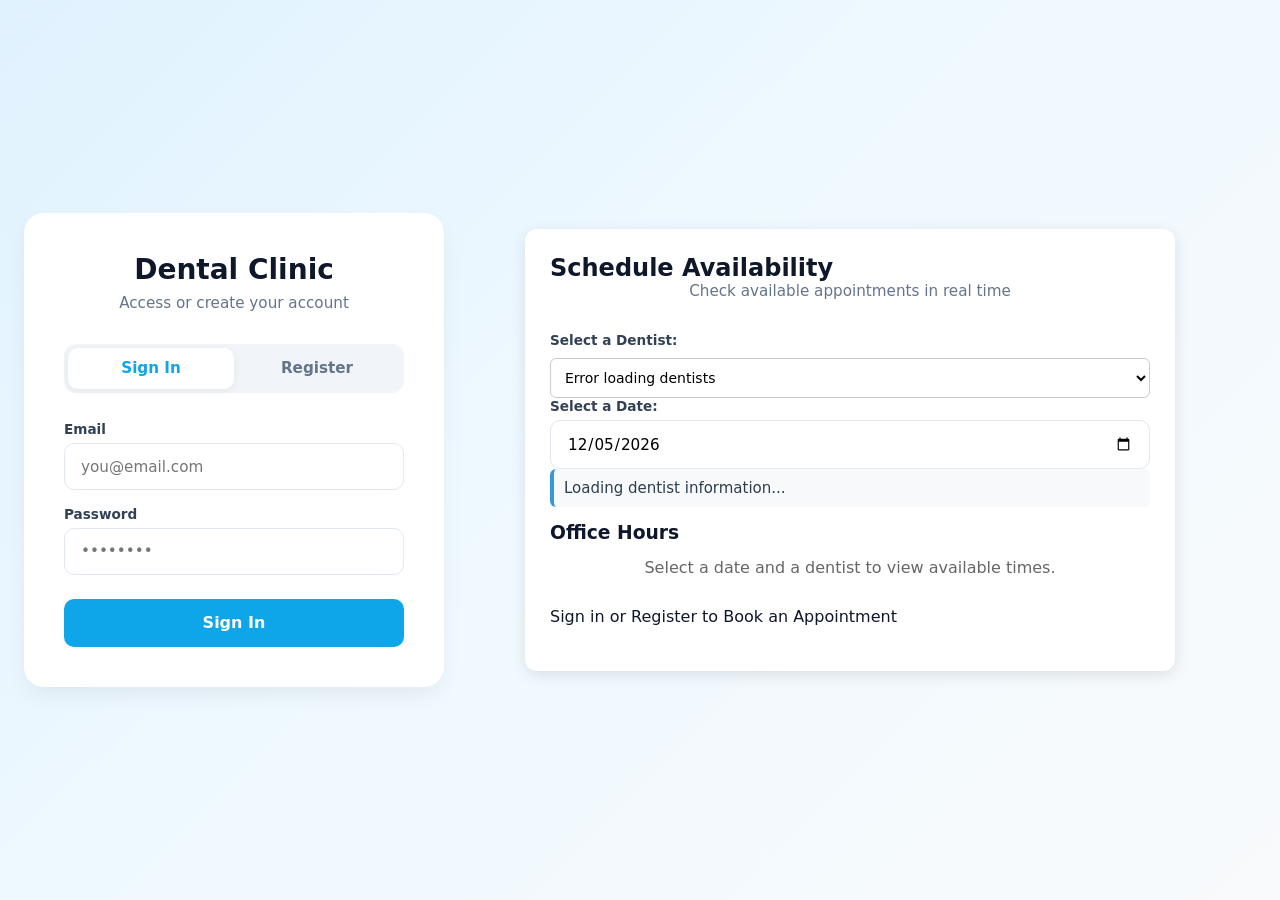
<file: src/main/resources/static/index.html>
<!DOCTYPE html>
<html lang="en">
<head>
    <meta charset="UTF-8">
    <meta name="viewport" content="width=device-width, initial-scale=1.0">
    <title>Dental Clinic</title>
    <link rel="stylesheet" href="style.css">
    <style>
        .schedule-card {
            max-width: 650px;
            margin: 20px auto;
            background: #ffffff;
            padding: 25px;
            border-radius: 12px;
            box-shadow: 0 4px 15px rgba(0,0,0,0.1);
        }
        .slots-grid {
            display: grid;
            grid-template-columns: repeat(auto-fill, minmax(130px, 1fr));
            gap: 12px;
            margin-top: 15px;
        }
        .slot-item {
            padding: 12px;
            text-align: center;
            border-radius: 8px;
            font-weight: 500;
            font-size: 14px;
        }
        .slot-busy {
            background-color: #ffebee;
            color: #c62828;
            border: 1px solid #ef9a9a;
        }
        .slot-free {
            background-color: #e8f5e9;
            color: #2e7d32;
            border: 1px solid #a5d6a7;
        }
        .dentist-badge {
            font-size: 15px;
            color: #2c3e50;
            background: #f8f9fa;
            padding: 10px;
            border-radius: 6px;
            margin-bottom: 15px;
            border-left: 4px solid #3498db;
        }
        .form-control-select {
            width: 100%;
            padding: 10px;
            border: 1px solid #ccc;
            border-radius: 6px;
            font-size: 14px;
            margin-top: 5px;
        }
    </style>
</head>
<body>

<div class="auth-container">
    <!-- LOGIN AND REGISTER CARD -->
    <div class="auth-card">
        <h1>Dental Clinic</h1>
        <p class="subtitle">Access or create your account</p>

        <div class="tabs">
            <button class="tab active" onclick="switchTab('login')">Sign In</button>
            <button class="tab" onclick="switchTab('register')">Register</button>
        </div>

        <div id="alert" class="alert" style="display: none;"></div>

        <!-- LOGIN -->
        <form id="loginForm" class="form active" onsubmit="handleLogin(event)">
            <div class="form-group">
                <label>Email</label>
                <input type="email" id="loginEmail" required placeholder="you@email.com">
            </div>
            <div class="form-group">
                <label>Password</label>
                <input type="password" id="loginPassword" required placeholder="••••••••">
            </div>
            <button type="submit" class="btn btn-primary">Sign In</button>
        </form>

        <!-- REGISTER -->
        <form id="registerForm" class="form" onsubmit="handleRegister(event)">
            <div class="form-group">
                <label>ID / Social Security Number</label>
                <input type="text" id="regSsn" required>
            </div>
            <div class="form-group">
                <label>First Names</label>
                <input type="text" id="regFirstNames" required>
            </div>
            <div class="form-group">
                <label>Last Names</label>
                <input type="text" id="regLastName" required>
            </div>
            <div class="form-group">
                <label>Email</label>
                <input type="email" id="regEmail" required>
            </div>
            <div class="form-group">
                <label>Password</label>
                <input type="password" id="regPassword" required minlength="6">
            </div>
            <button type="submit" class="btn btn-primary">Create Account</button>
        </form>
    </div>

    <!-- PUBLIC APPOINTMENT AVAILABILITY SECTION -->
    <div class="auth-card schedule-card">
        <h2>Schedule Availability</h2>
        <p class="subtitle">Check available appointments in real time</p>

        <div class="form-group">
            <label>Select a Dentist:</label>
            <select id="selectDentist" class="form-control-select" onchange="checkAvailability()">
                <option value="">Loading dentists...</option>
            </select>
        </div>

        <div class="form-group">
            <label>Select a Date:</label>
            <input type="date" id="consultDate" class="form-control" onchange="checkAvailability()">
        </div>

        <div id="dentistInfo" class="dentist-badge">
            Loading dentist information...
        </div>

        <h3>Office Hours</h3>
        <div id="slotsContainer" class="slots-grid">
            <p style="color: #666; grid-column: 1 / -1; text-align: center;">Select a date and a dentist to view available times.</p>
        </div>
        <div style="margin-top: 30px; margin-bottom: 20px;">
            <p style="margin-bottom: 20px;">Sign in or Register to Book an Appointment</p>
        </div>
    </div>
</div>

<script>
    const API = 'http://localhost:8080';

    // Load dentists and current date upon opening the page
    document.addEventListener('DOMContentLoaded', async () => {
        const today = new Date().toISOString().split('T')[0];
        const dateInput = document.getElementById('consultDate');
        if (dateInput) {
            dateInput.value = today;
        }
        await loadDentists();
    });

    // GET /api/appointments/doctors  →  [{ doctorId, names }]
    async function loadDentists() {
        const select = document.getElementById('selectDentist');
        try {
            const res = await fetch(`${API}/api/appointments/doctors`);
            if (!res.ok) throw new Error('Error loading dentists');

            const doctors = await res.json();
            select.innerHTML = '';

            if (doctors.length === 0) {
                select.innerHTML = '<option value="">No registered dentists available</option>';
                return;
            }

            doctors.forEach(doctor => {
                const option = document.createElement('option');
                option.value = doctor.doctorId;
                option.textContent = doctor.names || `Dentist ID: ${doctor.doctorId}`;
                select.appendChild(option);
            });

            // Verify availability with the first one by default
            checkAvailability();

        } catch (err) {
            console.error(err);
            select.innerHTML = '<option value="">Error loading dentists</option>';
        }
    }

    function switchTab(tab) {
        document.querySelectorAll('.tab').forEach(t => t.classList.remove('active'));
        document.querySelectorAll('.form').forEach(f => f.classList.remove('active'));

        if (tab === 'login') {
            document.querySelectorAll('.tab')[0].classList.add('active');
            document.getElementById('loginForm').classList.add('active');
        } else {
            document.querySelectorAll('.tab')[1].classList.add('active');
            document.getElementById('registerForm').classList.add('active');
        }
        hideAlert();
    }

    function showAlert(msg, type = 'error') {
        const el = document.getElementById('alert');
        el.textContent = msg;
        el.className = `alert ${type}`;
        el.style.display = 'block';
    }

    function hideAlert() {
        document.getElementById('alert').style.display = 'none';
    }

    // GET /api/appointments/public/occupied?doctorId=...&date=...
    async function checkAvailability() {
        const date = document.getElementById('consultDate').value;
        const selectDoctor = document.getElementById('selectDentist');
        const doctorId = selectDoctor.value;
        const slotsContainer = document.getElementById('slotsContainer');
        const infoContainer = document.getElementById('dentistInfo');

        if (!date || !doctorId) return;

        // Standard clinic working hours
        const workingHours = [
            "09:00:00", "10:00:00", "11:00:00",
            "12:00:00", "14:00:00", "15:00:00", "16:00:00"
        ];

        slotsContainer.innerHTML = '<p style="color: #666; grid-column: 1 / -1; text-align: center;">Checking availability...</p>';
        infoContainer.innerHTML = 'Consulting dentist...';

        try {
            const res = await fetch(`${API}/api/appointments/public/occupied?doctorId=${doctorId}&date=${date}`);

            if (!res.ok) throw new Error('Error checking appointments');

            const occupiedAppointments = await res.json();

            // Create a Set with the hours that are already booked (field "time")
            const occupiedHoursSet = new Set(occupiedAppointments.map(c => c.time));

            // Dentist's name
            const selectedName = selectDoctor.options[selectDoctor.selectedIndex].text;
            if (occupiedAppointments.length > 0 && occupiedAppointments[0].doctorNames) {
                infoContainer.innerHTML = `<strong>Dentist:</strong> ${occupiedAppointments[0].doctorNames}`;
            } else {
                infoContainer.innerHTML = `<strong>Dentist:</strong> ${selectedName} (No booked appointments for this date)`;
            }

            slotsContainer.innerHTML = '';

            // Render time slots
            workingHours.forEach(hour => {
                const slot = document.createElement('div');
                const isBusy = occupiedHoursSet.has(hour);
                const formattedHour = hour.substring(0, 5); // HH:MM

                if (isBusy) {
                    slot.className = 'slot-item slot-busy';
                    slot.innerHTML = ` ${formattedHour} <br><span style="font-size: 11px; font-weight: bold;">Busy</span>`;
                } else {
                    slot.className = 'slot-item slot-free';
                    slot.innerHTML = ` ${formattedHour} <br><span style="font-size: 11px; font-weight: bold;">Available</span>`;
                }

                slotsContainer.appendChild(slot);
            });

        } catch (err) {
            console.error(err);
            slotsContainer.innerHTML = '<p style="color: red; grid-column: 1 / -1; text-align: center;">Could not connect to the server.</p>';
            infoContainer.innerHTML = `<strong style="color: red;">Error connecting to API</strong>`;
        }
    }

    async function handleLogin(e) {
        e.preventDefault();
        hideAlert();
        const email = document.getElementById('loginEmail').value;
        const password = document.getElementById('loginPassword').value;

        try {
            const res = await fetch(`${API}/api/auth/login`, {
                method: 'POST',
                headers: { 'Content-Type': 'application/json' },
                credentials: 'include', // important for session
                body: JSON.stringify({ email, password })
            });

            const data = await res.json();

            if (!res.ok) {
                showAlert(data.message || data.error || 'Error signing in');
                return;
            }

            localStorage.setItem('user', JSON.stringify(data));

            // Roles: PATIENT, DOCTOR, ADMIN
            if (data.role === 'DOCTOR' || data.role === 'ADMIN') {
                window.location.href = 'doctor.html';
            } else {
                window.location.href = 'dashboard.html';
            }
        } catch (err) {
            showAlert('Could not connect to the server');
        }
    }

    async function handleRegister(e) {
        e.preventDefault();
        hideAlert();

        // Mapping to the properties expected by the backend DTO
        const body = {
            socialsecuritynumber: document.getElementById('regSsn').value,
            firstnames: document.getElementById('regFirstNames').value,
            surname: document.getElementById('regLastName').value,
            email: document.getElementById('regEmail').value,
            password: document.getElementById('regPassword').value
        };

        try {
            const res = await fetch(`${API}/api/auth/register`, {
                method: 'POST',
                headers: { 'Content-Type': 'application/json' },
                body: JSON.stringify(body)
            });

            const data = await res.json();

            if (!res.ok) {   // now it shows a detailed message of what failed
                if (data.fields) {
                    const messages = Object.values(data.fields).join('\n');
                    showAlert(messages);
                } else {
                    showAlert(data.error || data.message || 'Error registering');
                }
                return;
            }

            showAlert('Account created successfully! You can now sign in', 'success');
            setTimeout(() => switchTab('login'), 1500);
        } catch (err) {
            showAlert('Could not connect to the server');
        }
    }
</script>
</body>
</html>
</file>
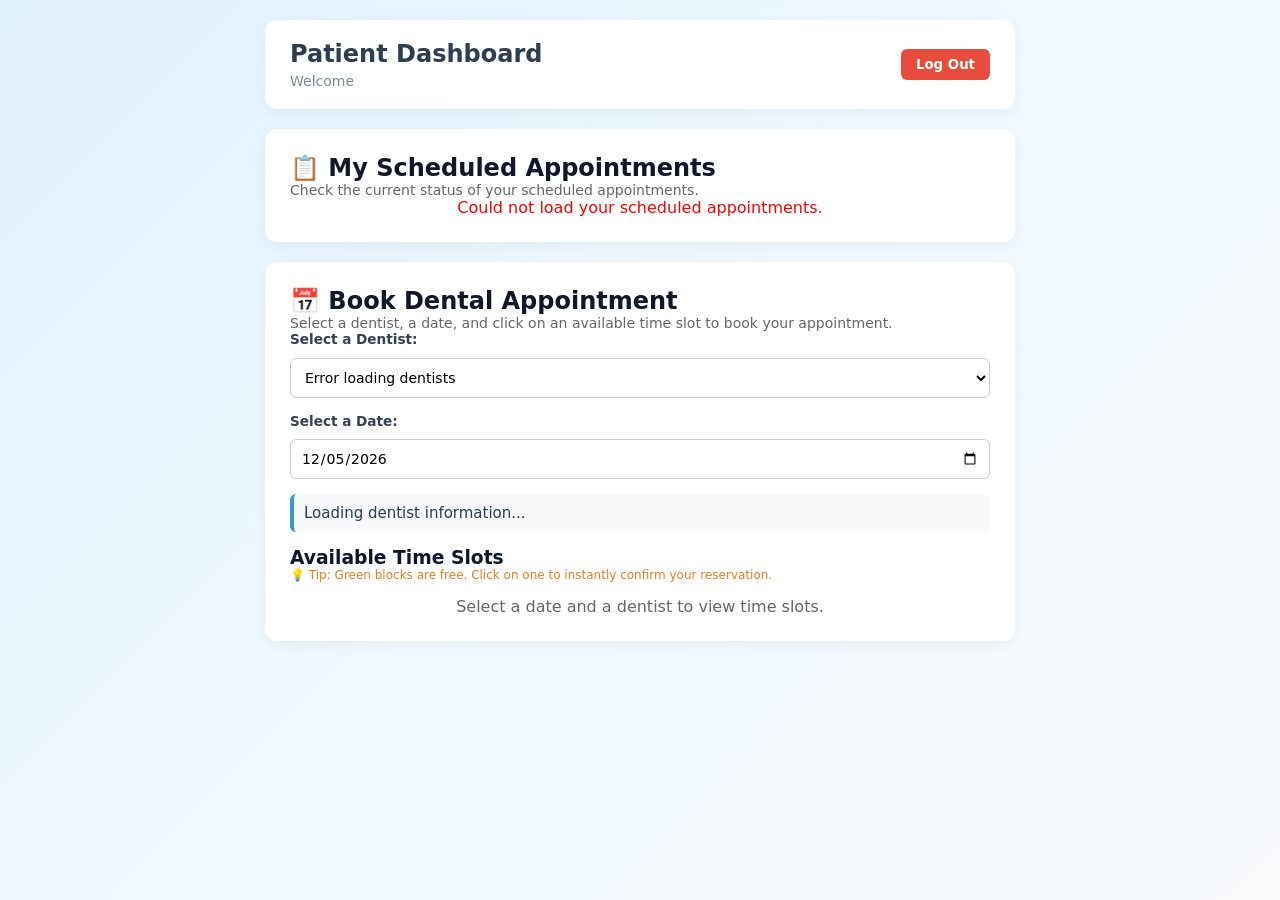
<file: src/main/resources/static/dashboard.html>
<!DOCTYPE html>
<html lang="en">
<head>
    <meta charset="UTF-8">
    <meta name="viewport" content="width=device-width, initial-scale=1.0">
    <title>Patient Dashboard - Dental Clinic</title>
    <link rel="stylesheet" href="style.css">
    <style>
        body {
            font-family: 'Segoe UI', Tahoma, Geneva, Verdana, sans-serif;
            background-color: #f4f7f6;
            margin: 0;
            padding: 20px;
        }
        .dashboard-container {
            max-width: 750px;
            margin: 0 auto;
        }
        .header-card {
            background: #ffffff;
            padding: 20px 25px;
            border-radius: 12px;
            box-shadow: 0 4px 15px rgba(0,0,0,0.05);
            display: flex;
            justify-content: space-between;
            align-items: center;
            margin-bottom: 20px;
        }
        .schedule-card {
            background: #ffffff;
            padding: 25px;
            border-radius: 12px;
            box-shadow: 0 4px 15px rgba(0,0,0,0.05);
            margin-bottom: 20px;
        }
        .slots-grid {
            display: grid;
            grid-template-columns: repeat(auto-fill, minmax(130px, 1fr));
            gap: 12px;
            margin-top: 15px;
        }
        .slot-item {
            padding: 12px;
            text-align: center;
            border-radius: 8px;
            font-weight: 500;
            font-size: 14px;
            transition: all 0.2s ease;
        }
        .slot-busy {
            background-color: #ffebee;
            color: #c62828;
            border: 1px solid #ef9a9a;
            cursor: not-allowed;
        }
        .slot-free {
            background-color: #e8f5e9;
            color: #2e7d32;
            border: 1px solid #a5d6a7;
            cursor: pointer;
        }
        .slot-free:hover {
            background-color: #c8e6c9;
            transform: translateY(-2px);
            box-shadow: 0 2px 5px rgba(0,0,0,0.1);
        }
        .doctor-badge {
            font-size: 15px;
            color: #2c3e50;
            background: #f8f9fa;
            padding: 10px;
            border-radius: 6px;
            margin-bottom: 15px;
            border-left: 4px solid #3498db;
        }
        .form-control-select, .form-control {
            width: 100%;
            padding: 10px;
            border: 1px solid #ccc;
            border-radius: 6px;
            font-size: 14px;
            margin-top: 5px;
            box-sizing: border-box;
        }
        .form-group {
            margin-bottom: 15px;
        }
        .alert {
            padding: 12px;
            border-radius: 6px;
            margin-bottom: 15px;
            font-size: 14px;
        }
        .alert.error { background-color: #ffebee; color: #c62828; border: 1px solid #ef9a9a; }
        .alert.success { background-color: #e8f5e9; color: #2e7d32; border: 1px solid #a5d6a7; }
        .btn-logout {
            background-color: #e74c3c;
            color: white;
            border: none;
            padding: 8px 15px;
            border-radius: 6px;
            cursor: pointer;
            font-weight: 600;
        }
        .btn-logout:hover { background-color: #c0392b; }
        .confirmation-box {
            background: #e3f2fd;
            border: 1px solid #90caf9;
            padding: 20px;
            border-radius: 8px;
            margin-top: 20px;
            color: #0d47a1;
        }
    </style>
</head>
<body>

<div class="dashboard-container">
    <!-- HEADER WITH WELCOME AND LOGOUT -->
    <div class="header-card">
        <div>
            <h2 style="margin: 0; color: #2c3e50;">Patient Dashboard</h2>
            <p id="welcomeUser" style="margin: 5px 0 0 0; color: #7f8c8d; font-size: 14px;">Welcome</p>
        </div>
        <button class="btn-logout" onclick="logoutSession()">Log Out</button>
    </div>

    <div id="alert" class="alert" style="display: none;"></div>

    <!-- SECTION: MY SCHEDULED APPOINTMENTS -->
    <div class="schedule-card">
        <h2>📋 My Scheduled Appointments</h2>
        <p class="subtitle" style="color: #666; font-size: 14px;">Check the current status of your scheduled appointments.</p>
        <div id="misCitasContainer">
            <p style="color: #666; text-align: center;">Loading your appointments...</p>
        </div>
    </div>

    <!-- SECTION: BOOK APPOINTMENTS -->
    <div class="schedule-card">
        <h2>📅 Book Dental Appointment</h2>
        <p class="subtitle" style="color: #666; font-size: 14px;">Select a dentist, a date, and click on an available time slot to book your appointment.</p>

        <div class="form-group">
            <label><strong>Select a Dentist:</strong></label>
            <select id="selectDoctor" class="form-control-select" onchange="checkAvailability()">
                <option value="">Loading dentists...</option>
            </select>
        </div>

        <div class="form-group">
            <label><strong>Select a Date:</strong></label>
            <input type="date" id="consultDate" class="form-control" onchange="checkAvailability()">
        </div>

        <div id="doctorInfo" class="doctor-badge">
            Loading dentist information...
        </div>

        <h3>Available Time Slots</h3>
        <p style="font-size: 12px; color: #e67e22; margin-bottom: 10px;">💡 Tip: Green blocks are free. Click on one to instantly confirm your reservation.</p>

        <div id="slotsContainer" class="slots-grid">
            <p style="color: #666; grid-column: 1 / -1; text-align: center;">Select a date and a dentist to view time slots.</p>
        </div>

        <div id="resultadoCreacion"></div>
    </div>
</div>

<script>
    const API = 'http://localhost:8080';

    document.addEventListener('DOMContentLoaded', async () => {
        const savedUser = localStorage.getItem('user');
        if (savedUser) {
            const userObj = JSON.parse(savedUser);
            // The backend now returns "firstnames"
            const name = userObj.firstnames || userObj.email || 'Patient';
            document.getElementById('welcomeUser').textContent = `Welcome, ${name}`;
        }

        const today = new Date().toISOString().split('T')[0];
        const dateInput = document.getElementById('consultDate');
        if (dateInput) {
            dateInput.value = today;
        }

        await loadMyAppointments();
        await loadDoctors();
    });

    // Transforms "2026-12-24" → "December 24, 2026"
    function formatPrettyDate(dateStr) {
        if (!dateStr) return '';
        const parts = dateStr.split('-');
        if (parts.length !== 3) return dateStr;

        const year = parseInt(parts[0], 10);
        const month = parseInt(parts[1], 10) - 1;
        const day = parseInt(parts[2], 10);

        const dateObj = new Date(year, month, day);
        return dateObj.toLocaleDateString('en-US', {
            day: 'numeric',
            month: 'long',
            year: 'numeric'
        });
    }

    // GET /api/appointments/patient/my-appointments
    // Response: [{ id, date, time, doctorName, status }]
    async function loadMyAppointments() {
        const container = document.getElementById('misCitasContainer');
        try {
            const res = await fetch(`${API}/api/appointments/patient/my-appointments`, {
                method: 'GET',
                credentials: 'include'
            });

            if (!res.ok) throw new Error('Error loading your appointments');

            const appointments = await res.json();
            container.innerHTML = '';

            if (appointments.length === 0) {
                container.innerHTML = '<p style="color: #666; text-align: center; margin: 15px 0;">You have no scheduled appointments at the moment.</p>';
                return;
            }

            appointments.forEach(appointment => {
                const formattedDate = formatPrettyDate(appointment.date);
                const shortTime = appointment.time ? appointment.time.substring(0, 5) : '';

                const box = document.createElement('div');
                box.className = 'confirmation-box';
                box.style.marginTop = '15px';
                box.innerHTML = `
                    <h3 style="margin-top: 0; color: #1565c0;">📅 Scheduled Appointment #${appointment.id}</h3>
                    <p><strong>Date and Time:</strong> ${formattedDate} at ${shortTime}</p>
                    <p><strong>Dentist:</strong> ${appointment.doctorName || 'Assigned'}</p>
                    <p><strong>Status:</strong> <span style="color: #2e7d32; font-weight: bold;">${appointment.status}</span></p>
                `;
                container.appendChild(box);
            });

        } catch (err) {
            console.error(err);
            container.innerHTML = '<p style="color: red; text-align: center;">Could not load your scheduled appointments.</p>';
        }
    }

    // GET /api/appointments/doctors → [{ doctorId, names }]
    async function loadDoctors() {
        const select = document.getElementById('selectDoctor');
        try {
            const res = await fetch(`${API}/api/appointments/doctors`, {
                credentials: 'include'
            });
            if (!res.ok) throw new Error('Error loading dentists');

            const doctors = await res.json();
            select.innerHTML = '';

            if (doctors.length === 0) {
                select.innerHTML = '<option value="">No registered dentists found</option>';
                return;
            }

            doctors.forEach(doc => {
                const option = document.createElement('option');
                option.value = doc.doctorId;
                option.textContent = doc.names || `Dentist ID: ${doc.doctorId}`;
                select.appendChild(option);
            });

            checkAvailability();

        } catch (err) {
            console.error(err);
            select.innerHTML = '<option value="">Error loading dentists</option>';
        }
    }

    function showAlert(msg, type = 'error') {
        const el = document.getElementById('alert');
        el.textContent = msg;
        el.className = `alert ${type}`;
        el.style.display = 'block';
    }

    function hideAlert() {
        document.getElementById('alert').style.display = 'none';
    }

    // GET /api/appointments/public/occupied?doctorId=...&date=...
    async function checkAvailability() {
        const date = document.getElementById('consultDate').value;
        const selectDoctor = document.getElementById('selectDoctor');
        const doctorId = selectDoctor.value;
        const slotsContainer = document.getElementById('slotsContainer');
        const infoContainer = document.getElementById('doctorInfo');

        if (!date || !doctorId) return;

        const workingHours = [
            "09:00:00", "10:00:00", "11:00:00",
            "12:00:00", "14:00:00", "15:00:00", "16:00:00"
        ];

        slotsContainer.innerHTML = '<p style="color: #666; grid-column: 1 / -1; text-align: center;">Checking availability...</p>';
        infoContainer.innerHTML = 'Checking dentist info...';

        try {
            const res = await fetch(`${API}/api/appointments/public/occupied?doctorId=${doctorId}&date=${date}`, {
                credentials: 'include'
            });

            if (!res.ok) throw new Error('Error checking appointments');

            const occupiedAppointments = await res.json();
            // The field is now called "time"
            const occupiedHoursSet = new Set(occupiedAppointments.map(c => c.time));

            const selectedName = selectDoctor.options[selectDoctor.selectedIndex].text;
            if (occupiedAppointments.length > 0 && occupiedAppointments[0].doctorNames) {
                infoContainer.innerHTML = `<strong>Dentist:</strong> ${occupiedAppointments[0].doctorNames}`;
            } else {
                infoContainer.innerHTML = `<strong>Dentist:</strong> ${selectedName} (No occupied appointments for this date)`;
            }

            slotsContainer.innerHTML = '';

            workingHours.forEach(hour => {
                const slot = document.createElement('div');
                const isOccupied = occupiedHoursSet.has(hour);
                const formattedHour = hour.substring(0, 5);

                if (isOccupied) {
                    slot.className = 'slot-item slot-busy';
                    slot.innerHTML = ` ${formattedHour} <br><span style="font-size: 11px; font-weight: bold;">Busy</span>`;
                } else {
                    slot.className = 'slot-item slot-free';
                    slot.innerHTML = ` ${formattedHour} <br><span style="font-size: 11px; font-weight: bold;">Book</span>`;
                    slot.onclick = () => requestAppointment(date, hour, doctorId);
                }

                slotsContainer.appendChild(slot);
            });

        } catch (err) {
            console.error(err);
            slotsContainer.innerHTML = '<p style="color: red; grid-column: 1 / -1; text-align: center;">Could not connect to the server.</p>';
            infoContainer.innerHTML = `<strong style="color: red;">Error connecting to API</strong>`;
        }
    }

    // POST /api/appointments/create
    // Body: { date, time, doctorId }
    async function requestAppointment(date, hour, doctorId) {
        hideAlert();
        const resultadoDiv = document.getElementById('resultadoCreacion');

        const readableDate = formatPrettyDate(date);
        const shortTime = hour.substring(0, 5);

        if (!confirm(`Do you want to confirm your appointment for ${readableDate} at ${shortTime}?`)) {
            return;
        }

        try {
            const res = await fetch(`${API}/api/appointments/create`, {
                method: 'POST',
                headers: { 'Content-Type': 'application/json' },
                credentials: 'include',
                body: JSON.stringify({
                    date: date,
                    time: hour,
                    doctorId: parseInt(doctorId)
                    // patientId is not sent: backend takes it from session
                })
            });

            const data = await res.json();

            if (!res.ok) {
                showAlert(data.message || data.error || 'Could not create appointment');
                return;
            }

            const formattedResponseDate = formatPrettyDate(data.date);

            resultadoDiv.innerHTML = `
                <div class="confirmation-box">
                    <h3 style="margin-top: 0; color: #1565c0;">🎉 Appointment Successfully Created!</h3>
                    <p><strong>Appointment ID:</strong> #${data.id}</p>
                    <p><strong>Date and Time:</strong> ${formattedResponseDate} at ${data.time ? data.time.substring(0, 5) : ''}</p>
                    <p><strong>Dentist:</strong> ${data.doctornames || 'Assigned'}</p>
                    <p><strong>Patient:</strong> ${data.patientnames || 'Registered'}</p>
                    <p><strong>Status:</strong> <span style="color: #2e7d32; font-weight: bold;">${data.status}</span></p>
                </div>
            `;

            // Refresh availability and appointment list
            checkAvailability();
            loadMyAppointments();

        } catch (err) {
            console.error(err);
            showAlert('Connection error while trying to book the appointment');
        }
    }

    async function logoutSession() {
        try {
            await fetch(`${API}/api/auth/logout`, {
                method: 'POST',
                credentials: 'include'
            });
        } catch (e) {
            console.error('Error logging out', e);
        }
        localStorage.removeItem('user');
        window.location.href = 'index.html';
    }
</script>
</body>
</html>
</file>
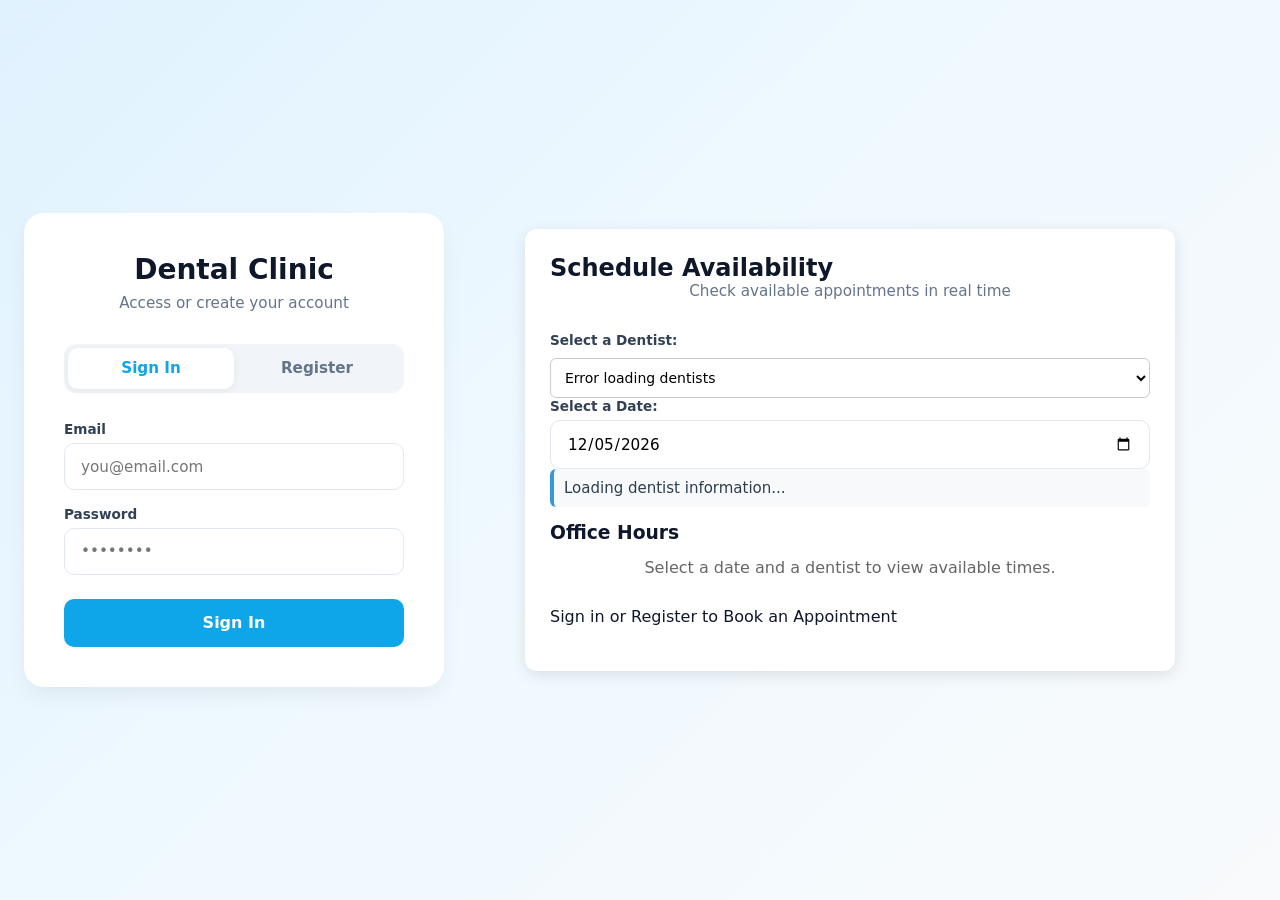
<file: src/main/resources/static/doctor.html>
<!DOCTYPE html>
<html lang="en">
<head>
    <meta charset="UTF-8">
    <meta name="viewport" content="width=device-width, initial-scale=1.0">
    <title>Professional Dashboard - Dental Clinic</title>
    <link rel="stylesheet" href="style.css">
    <style>
        body {
            font-family: 'Segoe UI', Tahoma, Geneva, Verdana, sans-serif;
            background-color: #f4f7f6;
            margin: 0;
            padding: 20px;
        }
        .dashboard-container {
            max-width: 850px;
            margin: 0 auto;
        }
        .header-card, .card {
            background: #ffffff;
            padding: 20px 25px;
            border-radius: 12px;
            box-shadow: 0 4px 15px rgba(0,0,0,0.05);
            margin-bottom: 20px;
        }
        .form-row {
            display: grid;
            grid-template-columns: 1fr 1fr;
            gap: 15px;
            margin-bottom: 1.5rem;
        }
        @media (max-width: 600px) {
            .form-row { grid-template-columns: 1fr; }
        }
        .form-group {
            margin-bottom: 15px;
        }
        .form-control-select, .form-control {
            width: 100%;
            padding: 10px;
            border: 1px solid #ccc;
            border-radius: 6px;
            font-size: 14px;
            margin-top: 5px;
            box-sizing: border-box;
        }
        .btn-logout {
            background-color: #e74c3c;
            color: white;
            border: none;
            padding: 8px 15px;
            border-radius: 6px;
            cursor: pointer;
            font-weight: 600;
        }
        .btn-logout:hover { background-color: #c0392b; }
        .btn-primary {
            background-color: #3498db;
            color: white;
            border: none;
            padding: 10px 15px;
            border-radius: 6px;
            cursor: pointer;
            font-weight: 600;
            width: 100%;
        }
        .btn-primary:hover { background-color: #2980b9; }
        .appointment-item {
            background: #f8f9fa;
            border-left: 4px solid #3498db;
            padding: 15px;
            border-radius: 6px;
            margin-bottom: 12px;
            display: flex;
            justify-content: space-between;
            align-items: center;
            gap: 15px;
        }
        .appointment-actions {
            display: flex;
            align-items: center;
            gap: 10px;
        }
        .select-status {
            padding: 6px 10px;
            border-radius: 6px;
            border: 1px solid #bdc3c7;
            font-size: 13px;
            background-color: #fff;
            cursor: pointer;
            font-weight: 600;
        }
        .empty-state {
            text-align: center;
            color: #666;
            padding: 20px;
        }
    </style>
</head>
<body>

<div class="dashboard-container">
    <!-- HEADER -->
    <div class="header-card" style="display: flex; justify-content: space-between; align-items: center;">
        <div>
            <h2 style="margin: 0; color: #2c3e50;" id="panelTitle">Professional Panel</h2>
            <p id="userName" style="margin: 5px 0 0 0; color: #7f8c8d; font-size: 14px;">Loading user...</p>
        </div>
        <button class="btn-logout" onclick="logout()">Sign Out</button>
    </div>

    <!-- APPOINTMENTS CONSULTATION SECTION -->
    <div class="card">
        <h1 class="page-title" style="margin-top: 0; font-size: 22px; color: #2c3e50;">Appointments Schedule</h1>
        <p class="page-subtitle" style="color: #666; font-size: 14px; margin-bottom: 20px;">View and manage the status of assigned appointments.</p>

        <!-- DENTIST SELECTOR (Visible only if ADMIN) -->
        <div class="form-group" id="adminDentistContainer" style="display: none;">
            <label><strong>Select Dentist (Administrator Mode):</strong></label>
            <select id="selectDentist" class="form-control-select">
                <option value="">Loading dentists...</option>
            </select>
        </div>

        <div class="form-row">
            <div class="form-group">
                <label><strong>Consultation Date:</strong></label>
                <input type="date" id="consultDate" class="form-control">
            </div>
            <div class="form-group" style="display: flex; align-items: flex-end;">
                <button class="btn btn-primary" onclick="loadAppointments()">
                    Search Appointments
                </button>
            </div>
        </div>

        <div id="appointmentsList">
            <div class="empty-state">
                <p>Select a date to view appointments</p>
            </div>
        </div>
    </div>
</div>

<script>
    const API = 'http://localhost:8080';

    // 1. Validate session and role upon loading the page
    const user = JSON.parse(localStorage.getItem('user') || 'null');

    // New backend roles: DOCTOR and ADMIN
    if (!user || (user.role !== 'DOCTOR' && user.role !== 'ADMIN')) {
        window.location.href = 'index.html';
    } else {
        const fullName = `${user.firstnames || ''} ${user.surname || ''}`.trim();
        document.getElementById('userName').textContent = `${fullName || user.email} — Role: [${user.role}]`;
        document.getElementById('panelTitle').textContent = user.role === 'ADMIN' ? 'Administrator Panel' : 'Dentist Panel';
    }

    // Default to today's date
    document.getElementById('consultDate').valueAsDate = new Date();

    document.addEventListener('DOMContentLoaded', async () => {
        if (user.role === 'ADMIN') {
            document.getElementById('adminDentistContainer').style.display = 'block';
            await loadDentists();
        }
        loadAppointments();
    });

    // GET /api/appointments/doctors → [{ doctorId, names }]
    async function loadDentists() {
        const select = document.getElementById('selectDentist');
        try {
            const res = await fetch(`${API}/api/appointments/doctors`, {
                credentials: 'include'
            });
            if (!res.ok) throw new Error('Error listing dentists');

            const dentists = await res.json();
            select.innerHTML = '';

            if (dentists.length === 0) {
                select.innerHTML = '<option value="">No registered dentists available</option>';
                return;
            }

            dentists.forEach(dentist => {
                const option = document.createElement('option');
                option.value = dentist.doctorId;
                option.textContent = dentist.names || `ID: ${dentist.doctorId}`;
                select.appendChild(option);
            });
        } catch (err) {
            console.error(err);
            select.innerHTML = '<option value="">Error loading dentists</option>';
        }
    }

    async function logout() {
        try {
            await fetch(`${API}/api/auth/logout`, {
                method: 'POST',
                credentials: 'include'
            });
        } catch (e) {
            console.error('Error signing out', e);
        }
        localStorage.removeItem('user');
        window.location.href = 'index.html';
    }

    // GET /api/appointments/doctor/assigned?doctorId=...&date=...
    async function loadAppointments() {
        const date = document.getElementById('consultDate').value;
        const listContainer = document.getElementById('appointmentsList');

        if (!date) {
            listContainer.innerHTML = '<div class="empty-state"><p>Select a valid date</p></div>';
            return;
        }

        listContainer.innerHTML = '<div class="empty-state"><p>Loading appointments...</p></div>';

        // Determine doctorId
        let doctorId = user.id; // Default to own ID if DOCTOR

        if (user.role === 'ADMIN') {
            const selectDentist = document.getElementById('selectDentist');
            if (selectDentist && selectDentist.value) {
                doctorId = parseInt(selectDentist.value);
            }
        }

        try {
            const res = await fetch(
                `${API}/api/appointments/doctor/assigned?doctorId=${doctorId}&date=${date}`,
                {
                    method: 'GET',
                    credentials: 'include'
                }
            );

            const data = await res.json();

            if (!res.ok) {
                listContainer.innerHTML = `<div class="empty-state"><p style="color: red;">${data.message || data.error || 'Error fetching information'}</p></div>`;
                return;
            }

            if (!data || data.length === 0) {
                listContainer.innerHTML = '<div class="empty-state"><p>No appointments scheduled for this date</p></div>';
                return;
            }

            // Render list with status dropdown
            listContainer.innerHTML = data.map(appointment => {
                const currentStatus = appointment.status ? appointment.status.toUpperCase() : 'PENDING';
                const shortTime = appointment.time ? appointment.time.substring(0, 5) : '';

                return `
                    <div class="appointment-item">
                        <div class="appointment-info">
                            <strong style="font-size: 16px; color: #2c3e50;">🕒 ${shortTime} – ${appointment.patientNames || 'Patient'}</strong>
                            <div style="font-size: 13px; color: #555; margin-top: 4px;">
                                <span>ID / SSN: <strong>${appointment.patientSocialSecurityNumber || '—'}</strong></span> ·
                                <span>Email: <strong>${appointment.patientEmail || '—'}</strong></span>
                            </div>
                        </div>
                        <div class="appointment-actions">
                            <select class="select-status" onchange="updateAppointmentStatus(${appointment.id}, this.value)">
                                <option value="PENDING" ${currentStatus === 'PENDING' ? 'selected' : ''}>PENDING</option>
                                <option value="CONFIRMED" ${currentStatus === 'CONFIRMED' ? 'selected' : ''}>CONFIRMED</option>
                                <option value="COMPLETED" ${currentStatus === 'COMPLETED' ? 'selected' : ''}>COMPLETED</option>
                                <option value="CANCELLED" ${currentStatus === 'CANCELLED' ? 'selected' : ''}>CANCELLED</option>
                            </select>
                        </div>
                    </div>
                `;
            }).join('');

        } catch (err) {
            console.error(err);
            listContainer.innerHTML = '<div class="empty-state"><p style="color: red;">Server connection error</p></div>';
        }
    }

    // PUT /api/appointments/{id}/status
    async function updateAppointmentStatus(appointmentId, newStatus) {
        try {
            const res = await fetch(`${API}/api/appointments/${appointmentId}/status`, {
                method: 'PUT',
                headers: { 'Content-Type': 'application/json' },
                credentials: 'include',
                body: JSON.stringify({ status: newStatus })
            });

            const data = await res.json();

            if (!res.ok) {
                alert(data.message || data.error || 'Could not update status');
                loadAppointments(); // Reload to visually revert if failed
                return;
            }

            console.log('Status updated successfully:', data.status);
        } catch (err) {
            console.error(err);
            alert('Connection error while trying to update status');
            loadAppointments();
        }
    }
</script>
</body>
</html>
</file>
<file: src/main/resources/static/style.css>
:root {
    --primary: #0ea5e9;
    --primary-dark: #0284c7;
    --success: #10b981;
    --danger: #ef4444;
    --warning: #f59e0b;
    --gray-50: #f8fafc;
    --gray-100: #f1f5f9;
    --gray-200: #e2e8f0;
    --gray-300: #cbd5e1;
    --gray-500: #64748b;
    --gray-700: #334155;
    --gray-900: #0f172a;
    --radius: 12px;
    --shadow: 0 10px 25px -5px rgba(0, 0, 0, 0.08);
}

* {
    margin: 0;
    padding: 0;
    box-sizing: border-box;
    font-family: 'Segoe UI', system-ui, -apple-system, sans-serif;
}

body {
    background: linear-gradient(135deg, #e0f2fe 0%, #f0f9ff 50%, #f8fafc 100%);
    min-height: 100vh;
    color: var(--gray-900);
}

/* ========== LOGIN / REGISTER ========== */
.auth-container {
    min-height: 100vh;
    display: flex;
    justify-content: center;
    align-items: center;
    padding: 1.5rem;
}

.auth-card {
    background: white;
    border-radius: 20px;
    box-shadow: var(--shadow);
    padding: 2.5rem;
    width: 100%;
    max-width: 420px;
}

.auth-card h1 {
    text-align: center;
    font-size: 1.75rem;
    margin-bottom: 0.5rem;
    color: var(--gray-900);
}

.auth-card .subtitle {
    text-align: center;
    color: var(--gray-500);
    margin-bottom: 2rem;
    font-size: 0.95rem;
}

.tabs {
    display: flex;
    background: var(--gray-100);
    border-radius: 12px;
    padding: 4px;
    margin-bottom: 1.8rem;
}

.tab {
    flex: 1;
    text-align: center;
    padding: 0.7rem;
    border-radius: 10px;
    cursor: pointer;
    font-weight: 600;
    color: var(--gray-500);
    transition: all 0.25s ease;
    border: none;
    background: transparent;
    font-size: 0.95rem;
}

.tab.active {
    background: white;
    color: var(--primary);
    box-shadow: 0 2px 8px rgba(0,0,0,0.06);
}

.form {
    display: none;
    flex-direction: column;
    gap: 1rem;
}

.form.active {
    display: flex;
}

.form-group {
    display: flex;
    flex-direction: column;
    gap: 0.35rem;
}

.form-group label {
    font-size: 0.85rem;
    font-weight: 600;
    color: var(--gray-700);
}

input, select {
    padding: 0.85rem 1rem;
    border: 1.5px solid var(--gray-200);
    border-radius: 10px;
    font-size: 0.95rem;
    transition: all 0.2s;
    outline: none;
    background: white;
}

input:focus, select:focus {
    border-color: var(--primary);
    box-shadow: 0 0 0 3px rgba(14, 165, 233, 0.15);
}

.btn {
    padding: 0.9rem 1.5rem;
    border: none;
    border-radius: 10px;
    font-weight: 600;
    font-size: 1rem;
    cursor: pointer;
    transition: all 0.2s;
    display: inline-flex;
    align-items: center;
    justify-content: center;
    gap: 0.5rem;
}

.btn-primary {
    background: var(--primary);
    color: white;
    margin-top: 0.5rem;
}

.btn-primary:hover {
    background: var(--primary-dark);
    transform: translateY(-1px);
}

.btn-secondary {
    background: var(--gray-100);
    color: var(--gray-700);
}

.btn-secondary:hover {
    background: var(--gray-200);
}

.btn-danger {
    background: var(--danger);
    color: white;
}

.btn-danger:hover {
    background: #dc2626;
}

.alert {
    padding: 0.85rem 1rem;
    border-radius: 10px;
    font-size: 0.9rem;
    margin-bottom: 1rem;
    display: none;
}

.alert.error {
    background: #fef2f2;
    color: #b91c1c;
    border: 1px solid #fecaca;
}

.alert.success {
    background: #ecfdf5;
    color: #047857;
    border: 1px solid #a7f3d0;
}

/* ========== General Layout ========== */
.navbar {
    background: white;
    padding: 1rem 2rem;
    box-shadow: 0 1px 3px rgba(0,0,0,0.05);
    display: flex;
    justify-content: space-between;
    align-items: center;
    position: sticky;
    top: 0;
    z-index: 100;
}

.navbar .logo {
    font-weight: 700;
    font-size: 1.25rem;
    color: var(--primary);
}

.navbar .user-info {
    display: flex;
    align-items: center;
    gap: 1rem;
}

.navbar .user-name {
    font-weight: 600;
    color: var(--gray-700);
}

.main {
    max-width: 1100px;
    margin: 0 auto;
    padding: 2rem 1.5rem;
}

.page-title {
    font-size: 1.75rem;
    margin-bottom: 0.5rem;
}

.page-subtitle {
    color: var(--gray-500);
    margin-bottom: 2rem;
}

.card {
    background: white;
    border-radius: var(--radius);
    box-shadow: var(--shadow);
    padding: 1.75rem;
    margin-bottom: 1.5rem;
}

.card h3 {
    margin-bottom: 1.25rem;
    font-size: 1.15rem;
}

.grid-2 {
    display: grid;
    grid-template-columns: 1fr 1fr;
    gap: 1.5rem;
}

@media (max-width: 768px) {
    .grid-2 {
        grid-template-columns: 1fr;
    }
}

/* ========== Schedule and Schedule slots========== */
.calendar-header {
    display: flex;
    justify-content: space-between;
    align-items: center;
    margin-bottom: 1rem;
}

.calendar-header button {
    background: var(--gray-100);
    border: none;
    width: 36px;
    height: 36px;
    border-radius: 8px;
    cursor: pointer;
    font-size: 1.1rem;
    color: var(--gray-700);
}

.calendar-header button:hover {
    background: var(--gray-200);
}

.calendar-grid, .slots-grid {
    display: grid;
    grid-template-columns: repeat(auto-fill, minmax(130px, 1fr));
    gap: 12px;
    margin-top: 15px;
}

.calendar-day-name {
    text-align: center;
    font-size: 0.75rem;
    font-weight: 600;
    color: var(--gray-500);
    padding: 0.5rem 0;
}

.calendar-day {
    aspect-ratio: 1;
    display: flex;
    align-items: center;
    justify-content: center;
    border-radius: 10px;
    font-size: 0.9rem;
    cursor: pointer;
    transition: all 0.15s;
    position: relative;
    border: 1.5px solid transparent;
}

.calendar-day:hover:not(.empty):not(.occupied) {
    background: #e0f2fe;
    border-color: var(--primary);
}

.calendar-day.empty {
    cursor: default;
}

.calendar-day.today {
    background: #e0f2fe;
    font-weight: 700;
    color: var(--primary);
}

.calendar-day.selected {
    background: var(--primary);
    color: white;
    font-weight: 700;
}

.slot-item, .calendar-day.occupied {
    background: #fef2f2;
    color: var(--danger);
    border: 1px solid #fecaca;
    cursor: not-allowed;
    font-weight: 600;
    padding: 12px;
    text-align: center;
    border-radius: 10px;
}

.slot-free {
    background-color: #ecfdf5;
    color: var(--success);
    border: 1px solid #a7f3d0;
    cursor: pointer;
    padding: 12px;
    text-align: center;
    border-radius: 10px;
    font-weight: 500;
    font-size: 14px;
    transition: all 0.2s ease;
}

.slot-free:hover {
    background-color: #d1fae5;
    transform: translateY(-2px);
    box-shadow: 0 2px 5px rgba(0,0,0,0.1);
}

/* Appointments list */
.appointment-item {
    display: flex;
    justify-content: space-between;
    align-items: center;
    padding: 1rem;
    border: 1px solid var(--gray-200);
    border-radius: 10px;
    margin-bottom: 0.75rem;
    transition: all 0.15s;
}

.appointment-item:hover {
    border-color: var(--primary);
    background: #f0f9ff;
}

.appointment-info {
    display: flex;
    flex-direction: column;
    gap: 0.2rem;
}

.appointment-info strong {
    font-size: 1rem;
}

.appointment-info span {
    font-size: 0.85rem;
    color: var(--gray-500);
}

.badge {
    padding: 0.3rem 0.7rem;
    border-radius: 20px;
    font-size: 0.75rem;
    font-weight: 600;
}

.badge-pending {
    background: #fef3c7;
    color: #b45309;
}

.badge-confirmed {
    background: #d1fae5;
    color: #047857;
}

.empty-state {
    text-align: center;
    padding: 2.5rem 1rem;
    color: var(--gray-500);
}

.empty-state p {
    margin-top: 0.5rem;
}

/* ==========Create Appointment Form========== */
.form-row {
    display: grid;
    grid-template-columns: 1fr 1fr;
    gap: 1rem;
}

@media (max-width: 500px) {
    .form-row {
        grid-template-columns: 1fr;
    }
}
</file>
